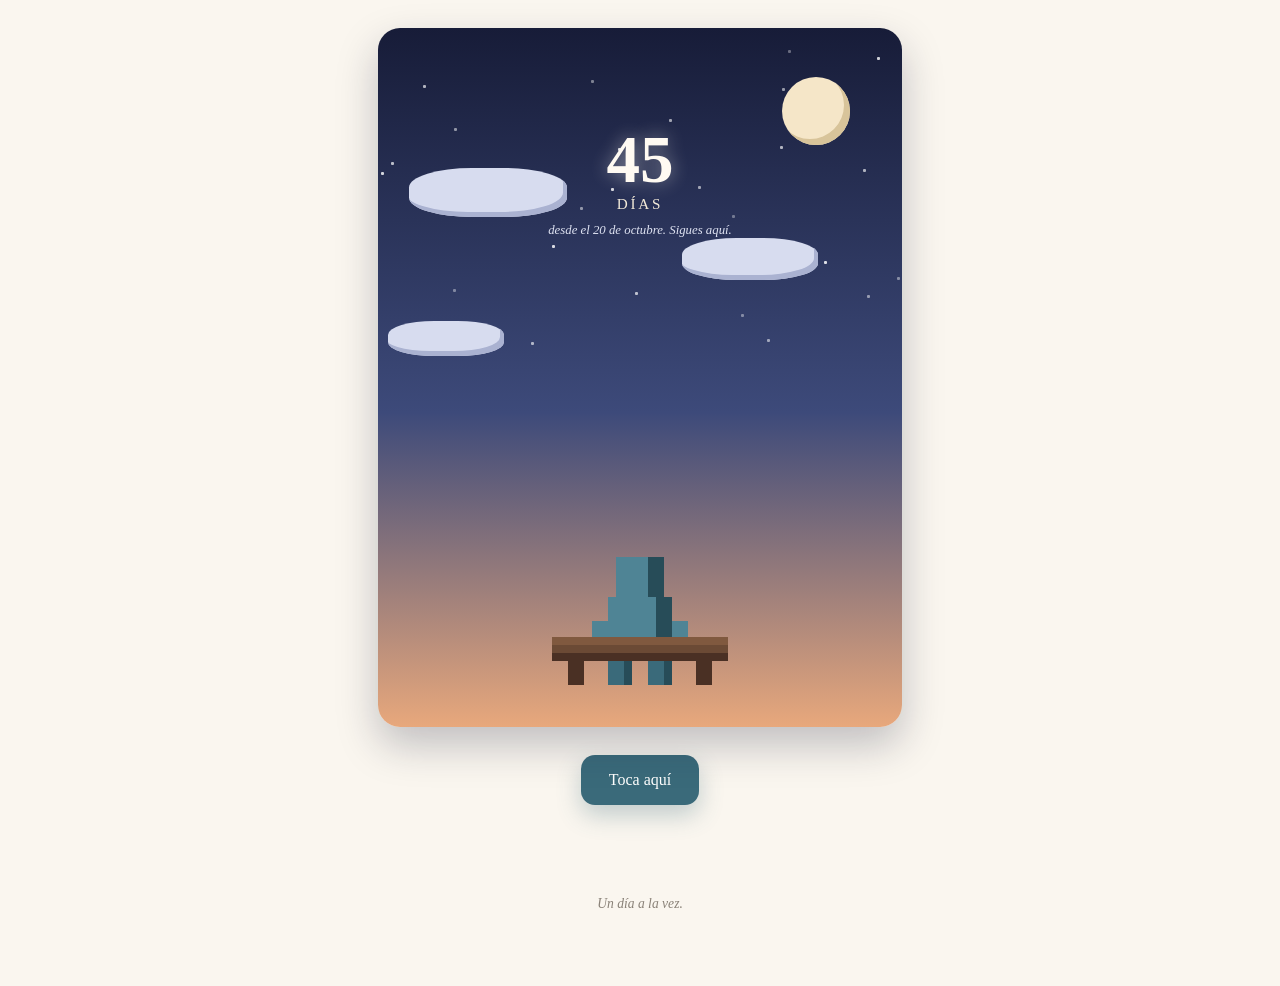
<file: index.html>
<!DOCTYPE html>
<html lang="es">
<head>
<meta charset="UTF-8">
<meta name="viewport" content="width=device-width, initial-scale=1">
<title>Sigues aquí</title>
<style>
  :root{
    --sky-top:#171c38;
    --sky-mid:#3d4a7a;
    --sky-low:#e8a87c;
    --cloud:#d7dcef;
    --cloud-shade:#aab2d1;
    --bench:#6b4a35;
    --bench-shade:#4a3024;
    --char:#3a6a7a;
    --char-shade:#274c58;
    --moon:#f5e6c8;
    --moon-shade:#d8c49a;
    --paper:#faf6ef;
    --ink:#332f2a;
    --muted:#8a8278;
    --card-border:#e6ddcf;
  }
  *{box-sizing:border-box;}
  html,body{margin:0;padding:0;}
  body{
    font-family:'Georgia','Times New Roman',serif;
    background:var(--paper);
    color:var(--ink);
    overflow-x:hidden;
    min-height:100vh;
  }
  main{
    max-width:560px;
    margin:0 auto;
    padding:28px 18px 60px;
  }

  /* ---------- Sky scene ---------- */
  .sky-scene{
    position:relative;
    width:100%;
    aspect-ratio: 3 / 4;
    border-radius:22px;
    overflow:hidden;
    background:linear-gradient(180deg, var(--sky-top) 0%, var(--sky-mid) 55%, var(--sky-low) 100%);
    box-shadow:0 18px 40px rgba(23,28,56,0.25);
  }
  .star{
    position:absolute;
    width:3px; height:3px;
    background:rgba(255,255,255,0.85);
    border-radius:1px;
    z-index:1;
  }
  .moon{
    position:absolute;
    top:7%; right:10%;
    width:13%; aspect-ratio:1/1;
    background:var(--moon);
    border-radius:50%;
    box-shadow: inset -6px -6px 0 var(--moon-shade);
    z-index:1;
  }
  .cloud{
    position:absolute;
    background:var(--cloud);
    border-radius:40%;
    box-shadow: inset -4px -5px 0 var(--cloud-shade);
    z-index:1;
  }
  @media (prefers-reduced-motion: no-preference){
    .cloud{ animation:drift linear infinite; }
  }
  @keyframes drift{
    from{ transform:translateX(-14px); }
    to{ transform:translateX(14px); }
  }

  .day-count{
    position:absolute;
    top:14%;
    left:0; right:0;
    text-align:center;
    z-index:3;
  }
  .day-number{
    display:block;
    font-size:clamp(3rem,16vw,4.2rem);
    font-weight:bold;
    color:#fffaf2;
    text-shadow:0 0 18px rgba(255,250,242,0.45);
    font-variant-numeric:tabular-nums;
    line-height:1;
  }
  .day-label{
    display:block;
    margin-top:2px;
    font-size:0.95rem;
    letter-spacing:0.18em;
    text-transform:uppercase;
    color:#f3ead9;
  }
  .day-sub{
    display:block;
    margin-top:10px;
    font-size:0.8rem;
    color:#dfe3f2;
    font-style:italic;
  }

  .bench-scene{
    position:absolute;
    bottom:6%;
    left:0; right:0;
    height:128px;
    z-index:2;
  }
  .bench-scene svg{
    position:absolute;
    left:50%;
    bottom:0;
    transform:translateX(-50%);
    shape-rendering:crispEdges;
  }

  /* ---------- Affirmation box ---------- */
  .affirmation-section{
    margin-top:28px;
    text-align:center;
  }
  .affirmation-btn{
    font-family:inherit;
    font-size:1rem;
    background:var(--char);
    color:#fff;
    border:none;
    border-radius:14px;
    padding:16px 28px;
    cursor:pointer;
    box-shadow:0 10px 24px rgba(58,106,122,0.3);
  }
  .affirmation-btn:hover{ background:var(--char-shade); }
  .affirmation-btn:active{ transform:translateY(1px); }

  .affirmation-message{
    margin:20px auto 0;
    max-width:420px;
    min-height:1.6em;
    font-size:1.08rem;
    line-height:1.6;
    font-style:italic;
    color:var(--ink);
    opacity:0;
    transition:opacity 0.4s ease;
  }
  .affirmation-message.show{ opacity:1; }

  .closing-line{
    margin-top:44px;
    text-align:center;
    font-size:0.85rem;
    color:var(--muted);
    font-style:italic;
  }

  @media (max-width:360px){
    .affirmation-btn{ padding:14px 22px; font-size:0.95rem; }
  }
</style>
</head>
<body>

<main>
  <div class="sky-scene" id="sky-scene">
    <div class="moon"></div>
    <!-- Las estrellas y nubes se generan por JS para variar su posición sin repetir código a mano. -->

    <div class="day-count">
      <span class="day-number" id="day-number">—</span>
      <span class="day-label">días</span>
      <span class="day-sub">desde el 20 de octubre. Sigues aquí.</span>
    </div>

    <div class="bench-scene">
      <svg class="character" viewBox="0 0 16 16" width="128" height="128">
        <rect x="5" y="0" width="6" height="5" fill="#4f8495"/>
        <rect x="9" y="0" width="2" height="5" fill="#274c58"/>
        <rect x="4" y="5" width="8" height="5" fill="#4f8495"/>
        <rect x="10" y="5" width="2" height="5" fill="#274c58"/>
        <rect x="2" y="8" width="2" height="3" fill="#4f8495"/>
        <rect x="12" y="8" width="2" height="3" fill="#4f8495"/>
        <rect x="3" y="10" width="10" height="2" fill="#4f8495"/>
        <rect x="3" y="10" width="10" height="1" fill="#5c93a3"/>
        <rect x="4" y="12" width="3" height="4" fill="#3a6a7a"/>
        <rect x="9" y="12" width="3" height="4" fill="#3a6a7a"/>
        <rect x="6" y="12" width="1" height="4" fill="#274c58"/>
        <rect x="11" y="12" width="1" height="4" fill="#274c58"/>
      </svg>
      <svg class="bench" viewBox="0 0 22 7" width="176" height="56">
        <rect x="0" y="1" width="22" height="2" fill="#6b4a35"/>
        <rect x="0" y="1" width="22" height="1" fill="#80593f"/>
        <rect x="0" y="3" width="22" height="1" fill="#4a3024"/>
        <rect x="2" y="4" width="2" height="3" fill="#4a3024"/>
        <rect x="18" y="4" width="2" height="3" fill="#4a3024"/>
      </svg>
    </div>
  </div>

  <div class="affirmation-section">
    <button class="affirmation-btn" id="affirmation-btn" type="button">Toca aquí</button>
    <p class="affirmation-message" id="affirmation-message"></p>
  </div>

  <p class="closing-line">Un día a la vez.</p>
</main>

<script>
  // ---------------------------------------------------------------
  // Contador de días, zona horaria fija para que no se rompa si se
  // abre desde otro lado.
  // ---------------------------------------------------------------
  const START = new Date('2026-10-20T00:00:00-05:00');

  function updateDayCount(){
    const now = new Date();
    let diffMs = now - START;
    if(diffMs < 0) diffMs = 0;
    const days = Math.floor(diffMs / (1000 * 60 * 60 * 24));
    document.getElementById('day-number').textContent = days;
  }
  updateDayCount();
  setInterval(updateDayCount, 60 * 1000);

  // ---------------------------------------------------------------
  // Cielo: estrellas y nubes generadas con posiciones variadas
  // ---------------------------------------------------------------
  const scene = document.getElementById('sky-scene');

  for(let i = 0; i < 26; i++){
    const star = document.createElement('div');
    star.className = 'star';
    star.style.left = Math.random() * 100 + '%';
    star.style.top = (Math.random() * 45) + '%';
    star.style.opacity = (0.4 + Math.random() * 0.6).toFixed(2);
    scene.appendChild(star);
  }

  const cloudSpecs = [
    { top: '20%', left: '6%',  w: '30%', h: '7%',  dur: '14s' },
    { top: '30%', left: '58%', w: '26%', h: '6%',  dur: '18s' },
    { top: '42%', left: '2%',  w: '22%', h: '5%',  dur: '16s' },
  ];
  cloudSpecs.forEach(spec => {
    const cloud = document.createElement('div');
    cloud.className = 'cloud';
    cloud.style.top = spec.top;
    cloud.style.left = spec.left;
    cloud.style.width = spec.w;
    cloud.style.height = spec.h;
    cloud.style.animationDuration = spec.dur;
    scene.appendChild(cloud);
  });

  // ---------------------------------------------------------------
  // Casilla de mensajes de apoyo y autoestima
  // ---------------------------------------------------------------
  const mensajes = [
    "Estar solo un tiempo no significa que no merezcas compañía. Significa que te estás conociendo.",
    "No tienes que tenerlo todo resuelto hoy. Basta con que sigas aquí.",
    "Tu valor no lo decide quién se quedó o quién se fue.",
    "Está bien sentir el vacío. No tienes que llenarlo de inmediato.",
    "Eres la persona con la que vas a pasar el resto de tu vida. Empieza a tratarte así.",
    "La soledad de ahora no es permanente. Es solo un capítulo.",
    "Mereces el mismo cuidado que le darías a alguien que amas.",
    "Cada día que sigues aquí es prueba de que puedes con esto.",
    "No necesitas que nadie más te valide para saber que importas.",
    "Respira. No tienes que tener todas las respuestas ahora mismo.",
    "Lo que sientes es real, y también es temporal.",
    "Te estás reconstruyendo, y eso toma tiempo. No hay prisa.",
    "Eres suficiente, incluso en los días en que no lo sientes.",
    "Nadie más puede darte la paz que tú mismo puedes construirte.",
    "Hoy también cuenta. Hoy también eres valiente.",
    "El silencio de estar solo no es lo mismo que estar vacío.",
    "Mereces amor, empezando por el tuyo.",
    "Vas a estar bien. Quizás no hoy, pero vas a estar bien.",
  ];

  let lastIndex = -1;
  const btn = document.getElementById('affirmation-btn');
  const msgEl = document.getElementById('affirmation-message');

  btn.addEventListener('click', () => {
    let i = Math.floor(Math.random() * mensajes.length);
    if(mensajes.length > 1){
      while(i === lastIndex) i = Math.floor(Math.random() * mensajes.length);
    }
    lastIndex = i;
    msgEl.classList.remove('show');
    setTimeout(() => {
      msgEl.textContent = mensajes[i];
      msgEl.classList.add('show');
    }, 120);
    btn.textContent = 'Otro mensaje';
  });
</script>

</body>
</html>
</file>
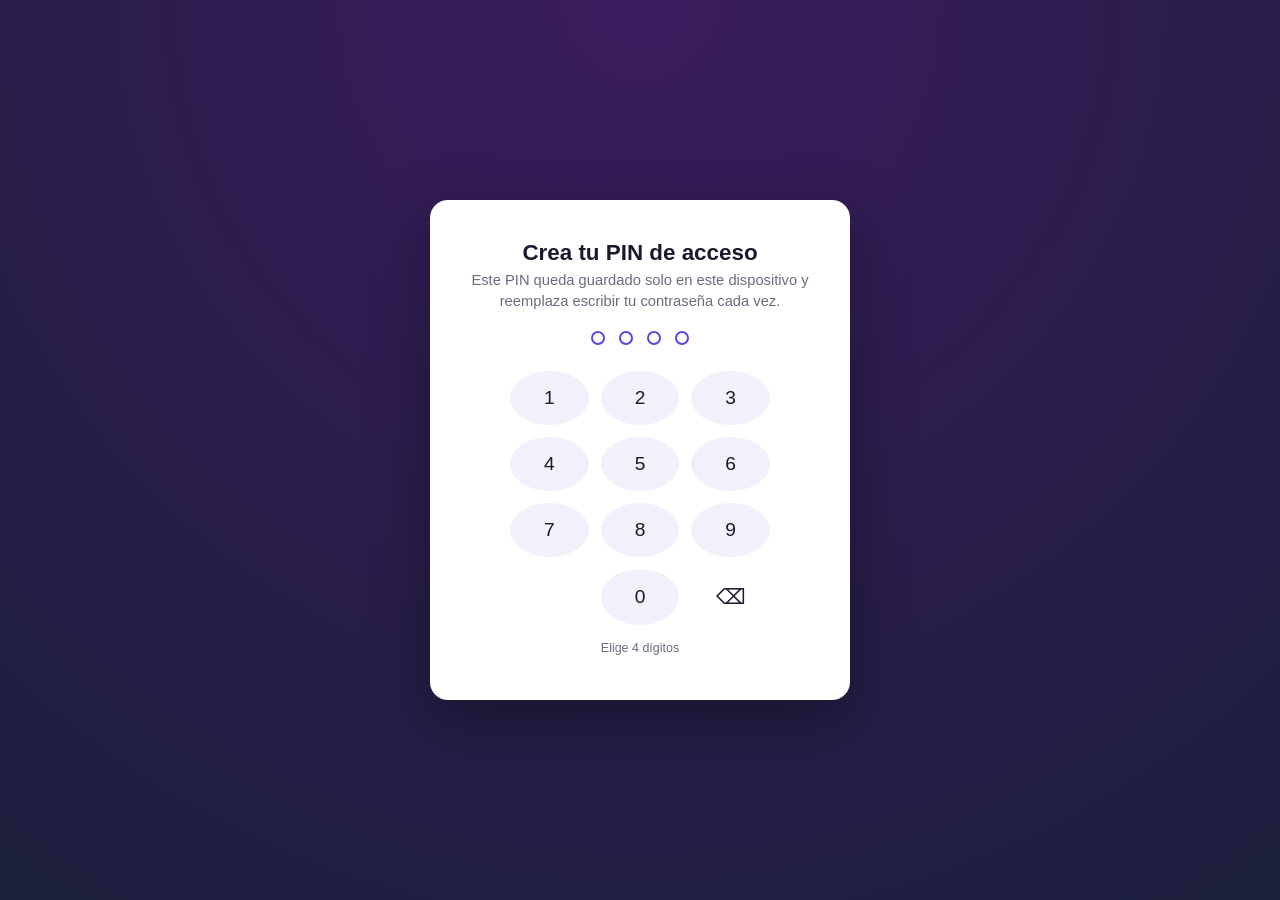
<file: quick-login-demo/index.html>
<!DOCTYPE html>
<html lang="es">
<head>
<meta charset="UTF-8">
<meta name="viewport" content="width=device-width, initial-scale=1.0">
<title>Quick Login — Acceso rápido con PIN</title>
<link rel="stylesheet" href="style.css">
</head>
<body>

<div class="app">

  <!-- Pantalla: crear PIN (primera vez) -->
  <section id="screen-setup" class="screen">
    <div class="card">
      <h1>Crea tu PIN de acceso</h1>
      <p class="subtitle" id="setup-subtitle">Este PIN queda guardado solo en este dispositivo y reemplaza escribir tu contraseña cada vez.</p>
      <div class="dots" id="setup-dots"></div>
      <div class="keypad" id="setup-keypad"></div>
      <p class="hint">Elige 4 dígitos</p>
    </div>
  </section>

  <!-- Pantalla: desbloquear con PIN -->
  <section id="screen-unlock" class="screen hidden">
    <div class="card">
      <div class="avatar-lock">🔒</div>
      <h1>Ingresa tu PIN</h1>
      <p class="subtitle" id="unlock-subtitle">Desbloquea este dispositivo para continuar</p>
      <div class="dots" id="unlock-dots"></div>
      <div class="keypad" id="unlock-keypad"></div>
      <p class="error hidden" id="unlock-error"></p>
      <button class="link-btn" id="btn-reset-pin">Olvidé mi PIN / reiniciar demo</button>
    </div>
  </section>

  <!-- Pantalla: selector de cuentas -->
  <section id="screen-chooser" class="screen hidden">
    <div class="card wide">
      <h1>Elige una cuenta</h1>
      <p class="subtitle">Desbloqueaste el dispositivo. Ahora solo elige con qué cuenta quieres entrar.</p>
      <ul class="account-list" id="account-list"></ul>
      <button class="account-item add-account" id="btn-add-account">
        <span class="avatar avatar-plus">+</span>
        <span class="account-text">
          <strong>Usar otra cuenta</strong>
          <small>Google, Microsoft u otro correo</small>
        </span>
      </button>
      <button class="link-btn" id="btn-lock-again">Bloquear dispositivo</button>
    </div>
  </section>

  <!-- Pantalla: agregar cuenta (elegir proveedor) -->
  <section id="screen-add" class="screen hidden">
    <div class="card">
      <h1>Agregar cuenta</h1>
      <p class="subtitle">Elige el proveedor con el que quieres iniciar sesión</p>
      <div class="provider-list">
        <button class="provider-btn" data-provider="google">
          <span class="provider-icon google">G</span> Continuar con Google
        </button>
        <button class="provider-btn" data-provider="microsoft">
          <span class="provider-icon microsoft">M</span> Continuar con Microsoft
        </button>
        <button class="provider-btn" data-provider="other">
          <span class="provider-icon other">@</span> Usar otro correo
        </button>
      </div>
      <button class="link-btn" id="btn-cancel-add">Cancelar</button>
    </div>
  </section>

  <!-- Pantalla: consentimiento simulado -->
  <section id="screen-consent" class="screen hidden">
    <div class="card">
      <div class="provider-icon-lg" id="consent-icon">G</div>
      <h1 id="consent-title">Continuar con Google</h1>
      <p class="subtitle" id="consent-subtitle">(Simulado) Ingresa un nombre para esta cuenta de prueba</p>
      <input type="text" id="consent-input" class="text-input" placeholder="ej. ana.perez@gmail.com" maxlength="40">
      <button class="primary-btn" id="btn-confirm-consent">Aceptar y vincular</button>
      <button class="link-btn" id="btn-cancel-consent">Cancelar</button>
    </div>
  </section>

  <!-- Pantalla: sesión iniciada -->
  <section id="screen-home" class="screen hidden">
    <div class="card">
      <div class="avatar avatar-lg" id="home-avatar"></div>
      <h1 id="home-title">¡Sesión iniciada!</h1>
      <p class="subtitle" id="home-subtitle"></p>
      <p class="hint">Todo esto sin volver a escribir usuario ni contraseña: solo tu PIN + un toque.</p>
      <button class="primary-btn" id="btn-switch-account">Cambiar de cuenta</button>
      <button class="link-btn" id="btn-lock-home">Bloquear dispositivo</button>
    </div>
  </section>

</div>

<script src="app.js"></script>
</body>
</html>
</file>
<file: quick-login-demo/style.css>
:root {
  --bg-1: #1b1f3b;
  --bg-2: #3a1c5e;
  --card-bg: #ffffff;
  --text-main: #1a1a2e;
  --text-muted: #6b6b80;
  --accent: #5b47e0;
  --accent-dark: #4534b3;
  --danger: #e0475b;
  --radius: 18px;
}

* { box-sizing: border-box; }

body {
  margin: 0;
  min-height: 100vh;
  font-family: -apple-system, BlinkMacSystemFont, "Segoe UI", Roboto, Helvetica, Arial, sans-serif;
  background: radial-gradient(circle at top, var(--bg-2), var(--bg-1));
  display: flex;
  align-items: center;
  justify-content: center;
  padding: 24px;
}

.app { width: 100%; max-width: 420px; }

.screen.hidden { display: none; }

.card {
  background: var(--card-bg);
  border-radius: var(--radius);
  padding: 32px 28px;
  box-shadow: 0 20px 60px rgba(0,0,0,0.35);
  text-align: center;
}

.card.wide { max-width: 440px; }

h1 {
  font-size: 1.4rem;
  margin: 8px 0 4px;
  color: var(--text-main);
}

.subtitle {
  color: var(--text-muted);
  font-size: 0.92rem;
  margin: 0 0 20px;
  line-height: 1.4;
}

.hint {
  color: var(--text-muted);
  font-size: 0.78rem;
  margin-top: 16px;
}

.error {
  color: var(--danger);
  font-size: 0.85rem;
  margin: 4px 0 0;
  font-weight: 600;
}

.avatar-lock { font-size: 2rem; margin-bottom: 4px; }

/* PIN dots */
.dots {
  display: flex;
  justify-content: center;
  gap: 14px;
  margin: 16px 0 24px;
  min-height: 16px;
}

.dot {
  width: 14px;
  height: 14px;
  border-radius: 50%;
  border: 2px solid var(--accent);
  background: transparent;
  transition: background 0.15s ease;
}

.dot.filled { background: var(--accent); }

.dot.shake-error { border-color: var(--danger); background: var(--danger); }

/* Keypad */
.keypad {
  display: grid;
  grid-template-columns: repeat(3, 1fr);
  gap: 12px;
  max-width: 260px;
  margin: 0 auto;
}

.key {
  padding: 16px 0;
  font-size: 1.2rem;
  border-radius: 50%;
  border: none;
  background: #f2f1fb;
  color: var(--text-main);
  cursor: pointer;
  transition: background 0.15s ease, transform 0.1s ease;
}

.key:hover { background: #e5e2fb; }
.key:active { transform: scale(0.94); }

.key.empty { visibility: hidden; }

.key.backspace {
  background: transparent;
  font-size: 1.3rem;
}

/* Buttons */
.primary-btn {
  width: 100%;
  padding: 13px;
  border: none;
  border-radius: 10px;
  background: var(--accent);
  color: #fff;
  font-size: 0.95rem;
  font-weight: 600;
  cursor: pointer;
  margin-top: 8px;
  transition: background 0.15s ease;
}

.primary-btn:hover { background: var(--accent-dark); }

.link-btn {
  display: block;
  width: 100%;
  background: none;
  border: none;
  color: var(--accent);
  font-size: 0.85rem;
  margin-top: 18px;
  cursor: pointer;
  text-decoration: underline;
}

/* Account chooser */
.account-list {
  list-style: none;
  padding: 0;
  margin: 0 0 8px;
  text-align: left;
}

.account-item {
  width: 100%;
  display: flex;
  align-items: center;
  gap: 12px;
  padding: 12px 10px;
  border: none;
  background: none;
  border-radius: 12px;
  cursor: pointer;
  text-align: left;
  font-family: inherit;
}

.account-item:hover { background: #f4f3fc; }

.avatar {
  width: 40px;
  height: 40px;
  min-width: 40px;
  border-radius: 50%;
  display: flex;
  align-items: center;
  justify-content: center;
  color: #fff;
  font-weight: 700;
  font-size: 1rem;
}

.avatar-plus { background: #ddd; color: #555; font-size: 1.3rem; }

.avatar-lg { width: 64px; height: 64px; font-size: 1.5rem; margin: 0 auto 8px; }

.account-text { display: flex; flex-direction: column; }
.account-text strong { font-size: 0.92rem; color: var(--text-main); }
.account-text small { color: var(--text-muted); font-size: 0.78rem; }

/* Providers */
.provider-list {
  display: flex;
  flex-direction: column;
  gap: 10px;
  margin-bottom: 4px;
}

.provider-btn {
  display: flex;
  align-items: center;
  gap: 12px;
  padding: 12px 14px;
  border: 1px solid #e2e2ef;
  border-radius: 10px;
  background: #fff;
  cursor: pointer;
  font-size: 0.9rem;
  font-weight: 600;
  color: var(--text-main);
}

.provider-btn:hover { background: #f7f7fc; }

.provider-icon, .provider-icon-lg {
  width: 26px;
  height: 26px;
  border-radius: 50%;
  display: inline-flex;
  align-items: center;
  justify-content: center;
  font-weight: 700;
  color: #fff;
  font-size: 0.85rem;
}

.provider-icon-lg { width: 44px; height: 44px; font-size: 1.3rem; margin: 0 auto 8px; }

.provider-icon.google, .provider-icon-lg#consent-icon.google, #consent-icon.google { background: #ea4335; }
.provider-icon.microsoft { background: #00a4ef; }
.provider-icon.other { background: #6b6b80; }

.text-input {
  width: 100%;
  padding: 11px 12px;
  border: 1px solid #dcdce8;
  border-radius: 10px;
  font-size: 0.9rem;
  margin-bottom: 6px;
}
</file>
